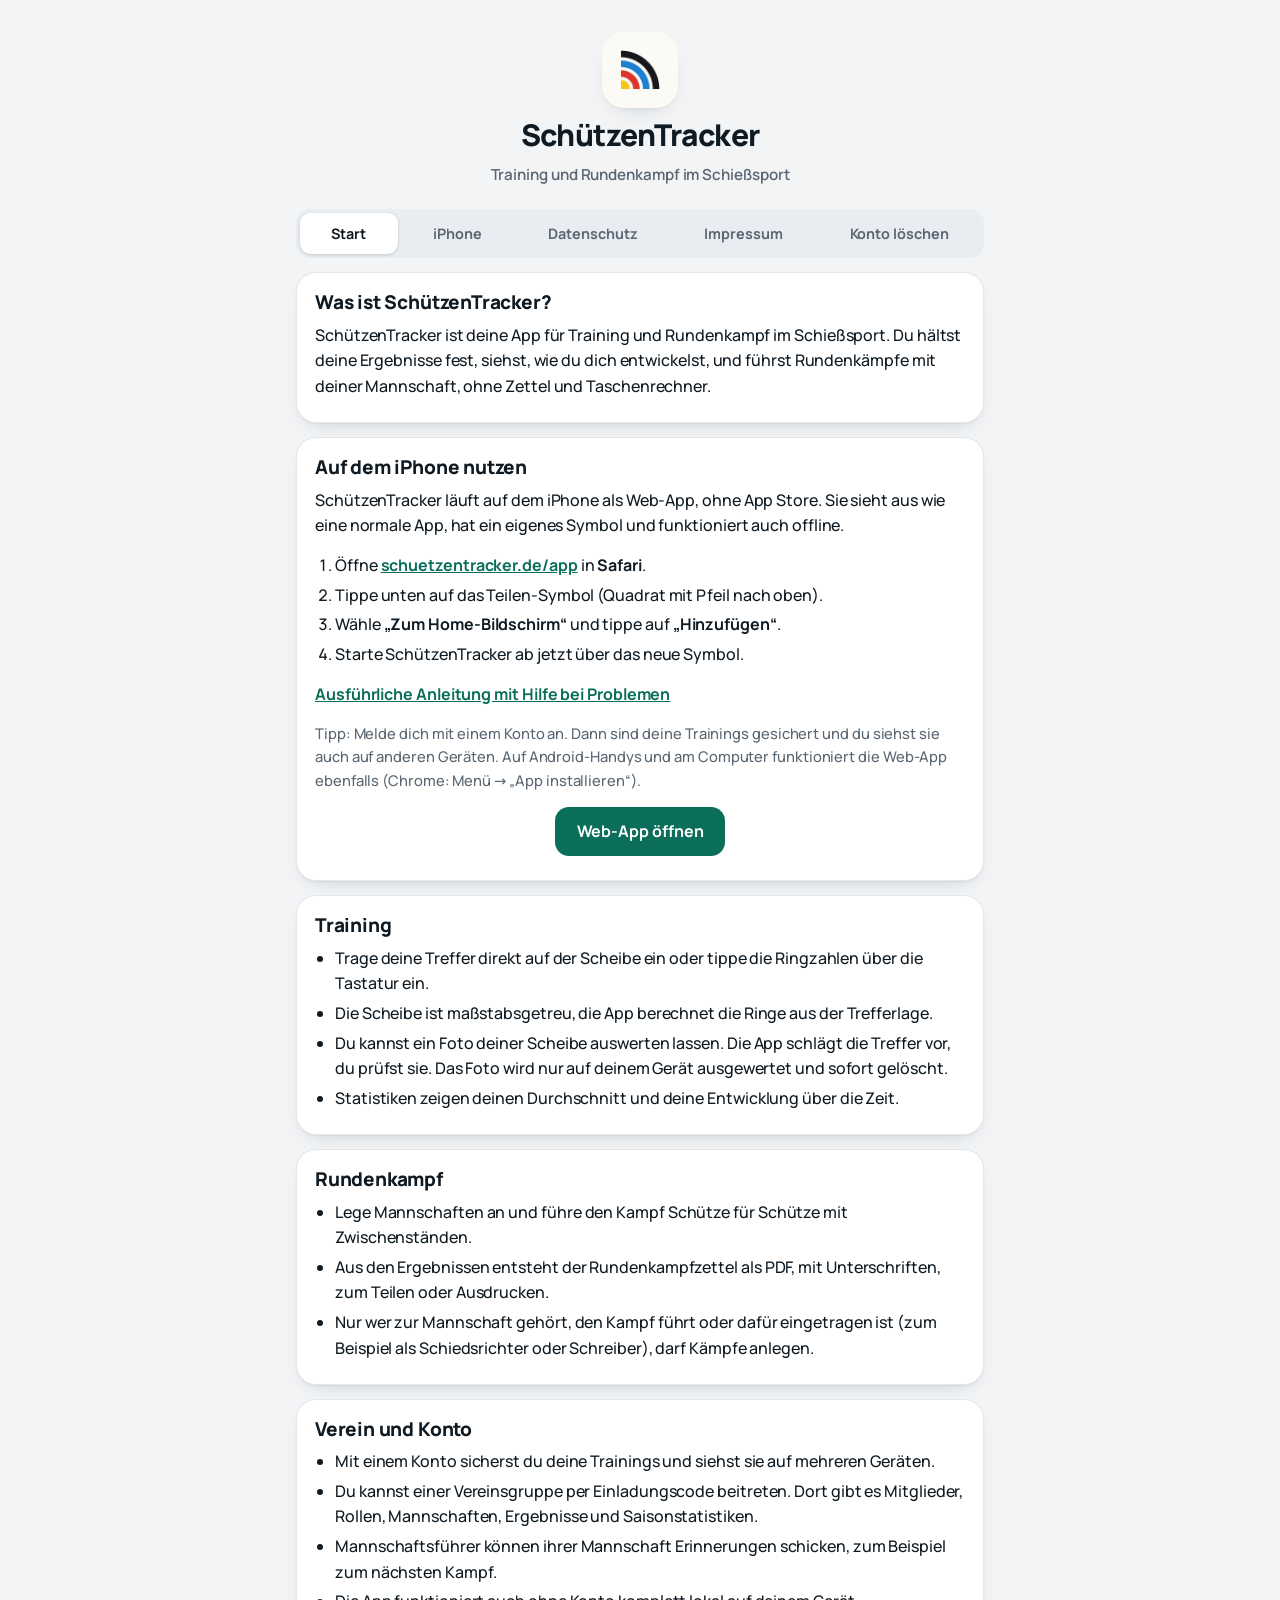
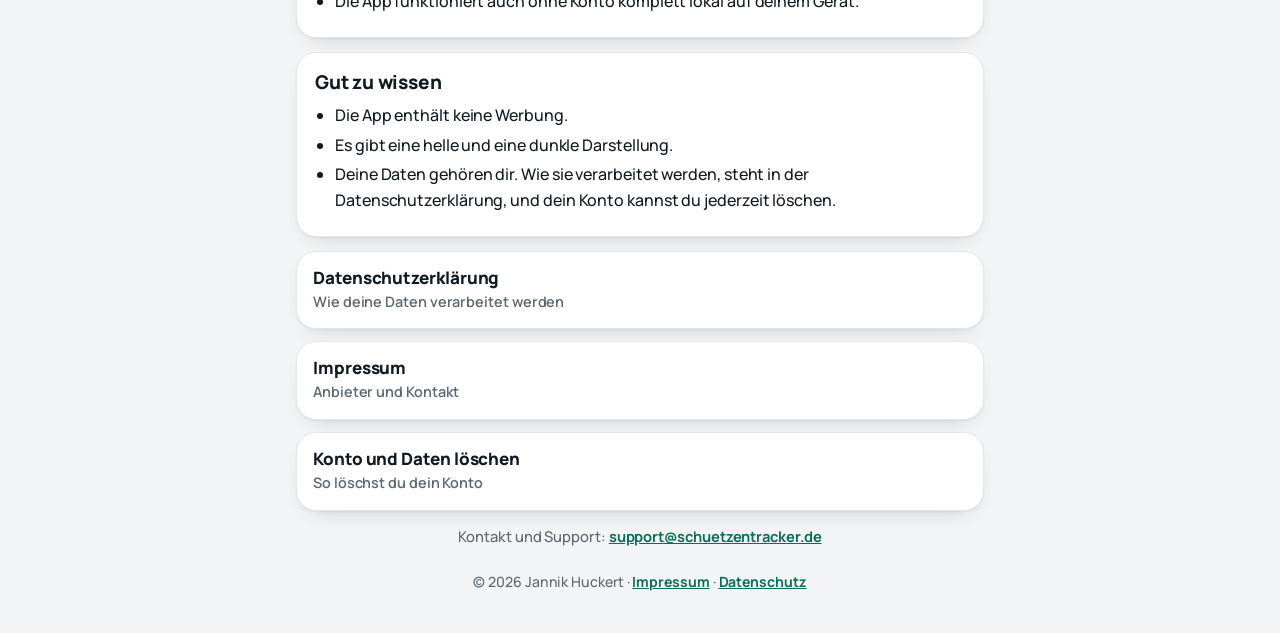
<file: index.html>
<!doctype html>
<html lang="de"><head><meta charset="utf-8"><meta name="viewport" content="width=device-width,initial-scale=1">
<title>Start – SchützenTracker</title><link rel="icon" href="logo.png"><link rel="stylesheet" href="style.css">
</head><body><main>
<header class="brand"><img class="logo" src="logo.png" alt="" width="76" height="76"><h1>SchützenTracker</h1><p>Training und Rundenkampf im Schießsport</p></header>
<nav aria-label="Seiten"><a href="./" class="on" aria-current="page">Start</a><a href="iphone">iPhone</a><a href="datenschutz">Datenschutz</a><a href="impressum">Impressum</a><a href="konto-loeschen">Konto löschen</a></nav>

<section class="card"><h2>Was ist SchützenTracker?</h2><p>SchützenTracker ist deine App für Training und Rundenkampf im Schießsport. Du hältst deine Ergebnisse fest, siehst, wie du dich entwickelst, und führst Rundenkämpfe mit deiner Mannschaft, ohne Zettel und Taschenrechner.</p></section>
<section class="card" id="iphone"><h2>Auf dem iPhone nutzen</h2><p>SchützenTracker läuft auf dem iPhone als Web-App, ohne App Store. Sie sieht aus wie eine normale App, hat ein eigenes Symbol und funktioniert auch offline.</p>
<ol>
<li>Öffne <a href="app/">schuetzentracker.de/app</a> in <b>Safari</b>.</li>
<li>Tippe unten auf das Teilen-Symbol (Quadrat mit Pfeil nach oben).</li>
<li>Wähle <b>„Zum Home-Bildschirm“</b> und tippe auf <b>„Hinzufügen“</b>.</li>
<li>Starte SchützenTracker ab jetzt über das neue Symbol.</li>
</ol>
<p><a href="iphone">Ausführliche Anleitung mit Hilfe bei Problemen</a></p>
<p class="muted">Tipp: Melde dich mit einem Konto an. Dann sind deine Trainings gesichert und du siehst sie auch auf anderen Geräten. Auf Android-Handys und am Computer funktioniert die Web-App ebenfalls (Chrome: Menü → „App installieren“).</p>
<p style="text-align:center;margin:14px 0 16px"><a href="app/" style="display:inline-block;background:var(--accent);color:var(--accent-ink);text-decoration:none;padding:12px 22px;border-radius:14px">Web-App öffnen</a></p></section>
<section class="card"><h2>Training</h2><ul>
<li>Trage deine Treffer direkt auf der Scheibe ein oder tippe die Ringzahlen über die Tastatur ein.</li>
<li>Die Scheibe ist maßstabsgetreu, die App berechnet die Ringe aus der Trefferlage.</li>
<li>Du kannst ein Foto deiner Scheibe auswerten lassen. Die App schlägt die Treffer vor, du prüfst sie. Das Foto wird nur auf deinem Gerät ausgewertet und sofort gelöscht.</li>
<li>Statistiken zeigen deinen Durchschnitt und deine Entwicklung über die Zeit.</li>
</ul></section>
<section class="card"><h2>Rundenkampf</h2><ul>
<li>Lege Mannschaften an und führe den Kampf Schütze für Schütze mit Zwischenständen.</li>
<li>Aus den Ergebnissen entsteht der Rundenkampfzettel als PDF, mit Unterschriften, zum Teilen oder Ausdrucken.</li>
<li>Nur wer zur Mannschaft gehört, den Kampf führt oder dafür eingetragen ist (zum Beispiel als Schiedsrichter oder Schreiber), darf Kämpfe anlegen.</li>
</ul></section>
<section class="card"><h2>Verein und Konto</h2><ul>
<li>Mit einem Konto sicherst du deine Trainings und siehst sie auf mehreren Geräten.</li>
<li>Du kannst einer Vereinsgruppe per Einladungscode beitreten. Dort gibt es Mitglieder, Rollen, Mannschaften, Ergebnisse und Saisonstatistiken.</li>
<li>Mannschaftsführer können ihrer Mannschaft Erinnerungen schicken, zum Beispiel zum nächsten Kampf.</li>
<li>Die App funktioniert auch ohne Konto komplett lokal auf deinem Gerät.</li>
</ul></section>
<section class="card"><h2>Gut zu wissen</h2><ul>
<li>Die App enthält keine Werbung.</li>
<li>Es gibt eine helle und eine dunkle Darstellung.</li>
<li>Deine Daten gehören dir. Wie sie verarbeitet werden, steht in der Datenschutzerklärung, und dein Konto kannst du jederzeit löschen.</li>
</ul></section>
<div class="list"><a href="datenschutz"><b>Datenschutzerklärung</b><span>Wie deine Daten verarbeitet werden</span></a><a href="impressum"><b>Impressum</b><span>Anbieter und Kontakt</span></a><a href="konto-loeschen"><b>Konto und Daten löschen</b><span>So löschst du dein Konto</span></a></div>
<p class="muted" style="text-align:center">Kontakt und Support: <a href="mailto:support@schuetzentracker.de">support@schuetzentracker.de</a></p>
<footer>© 2026 Jannik Huckert · <a href="impressum">Impressum</a> · <a href="datenschutz">Datenschutz</a></footer>
</main></body></html>
</file>
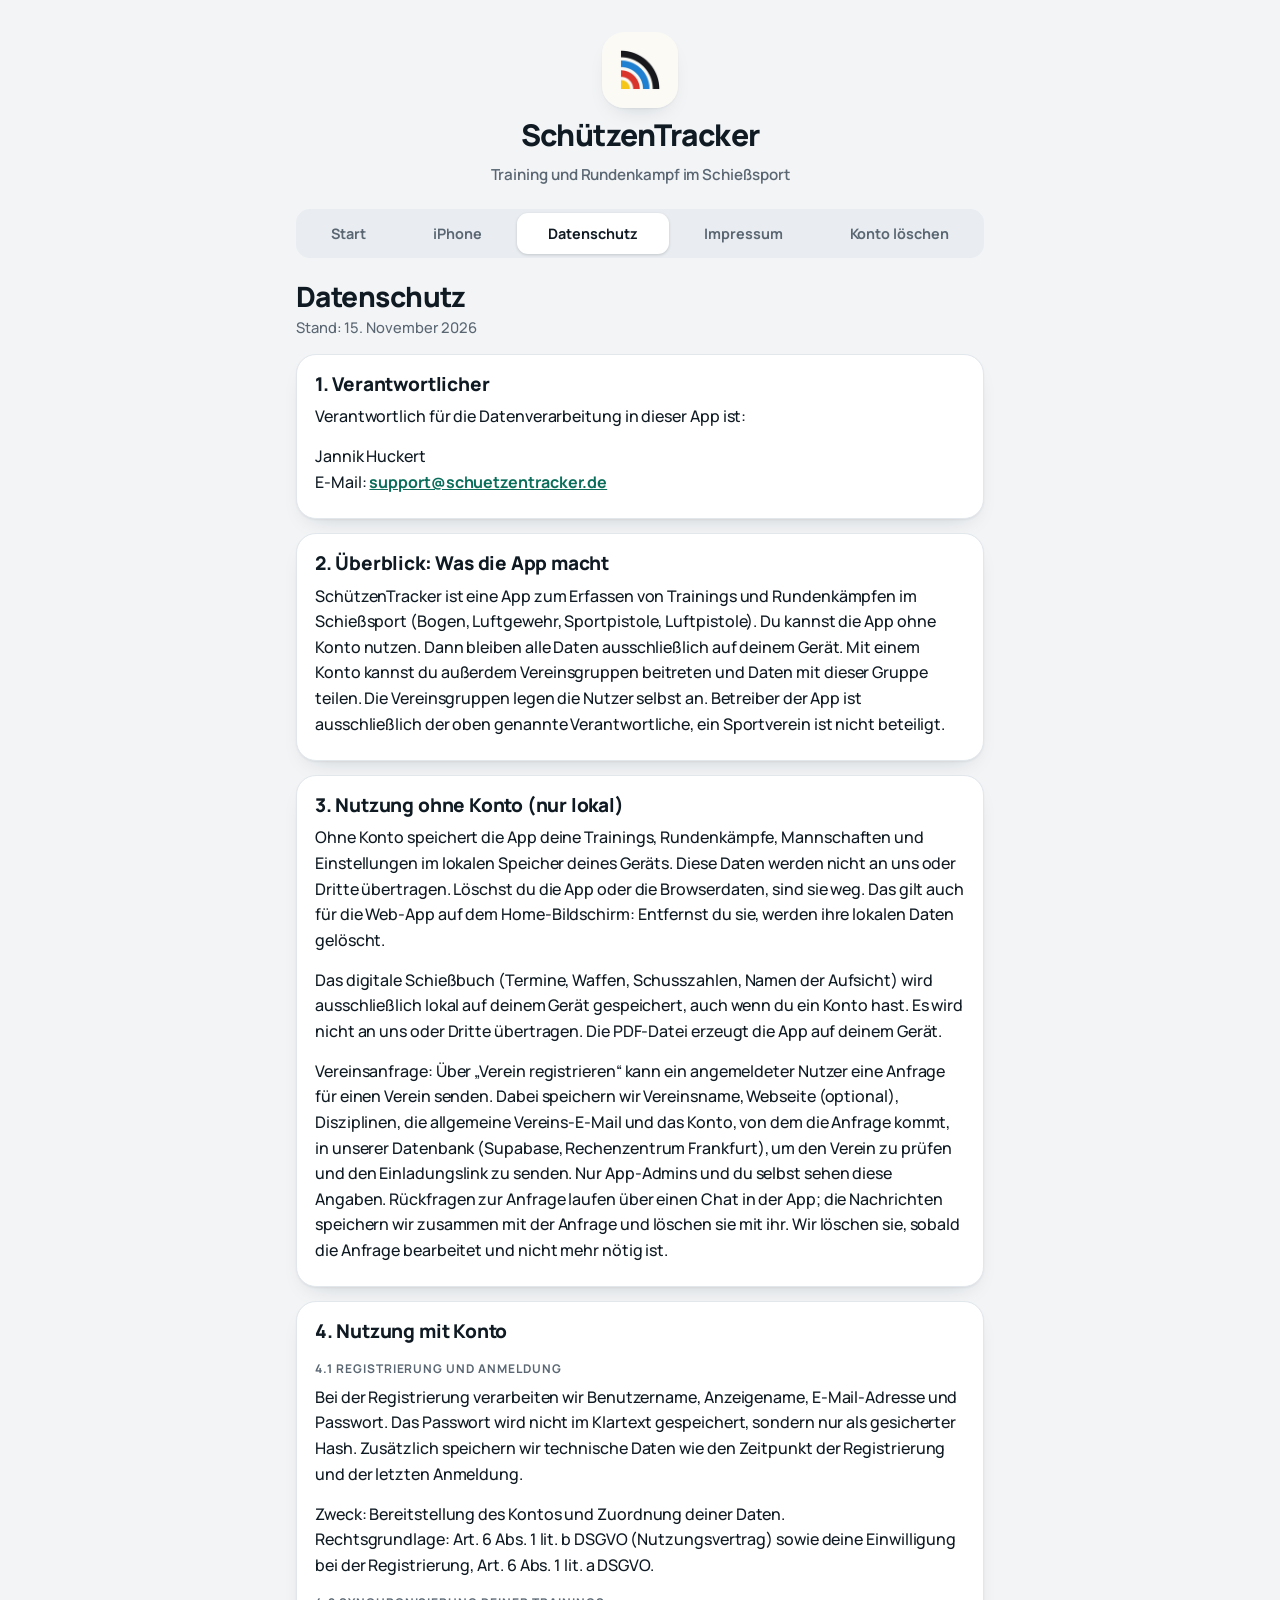
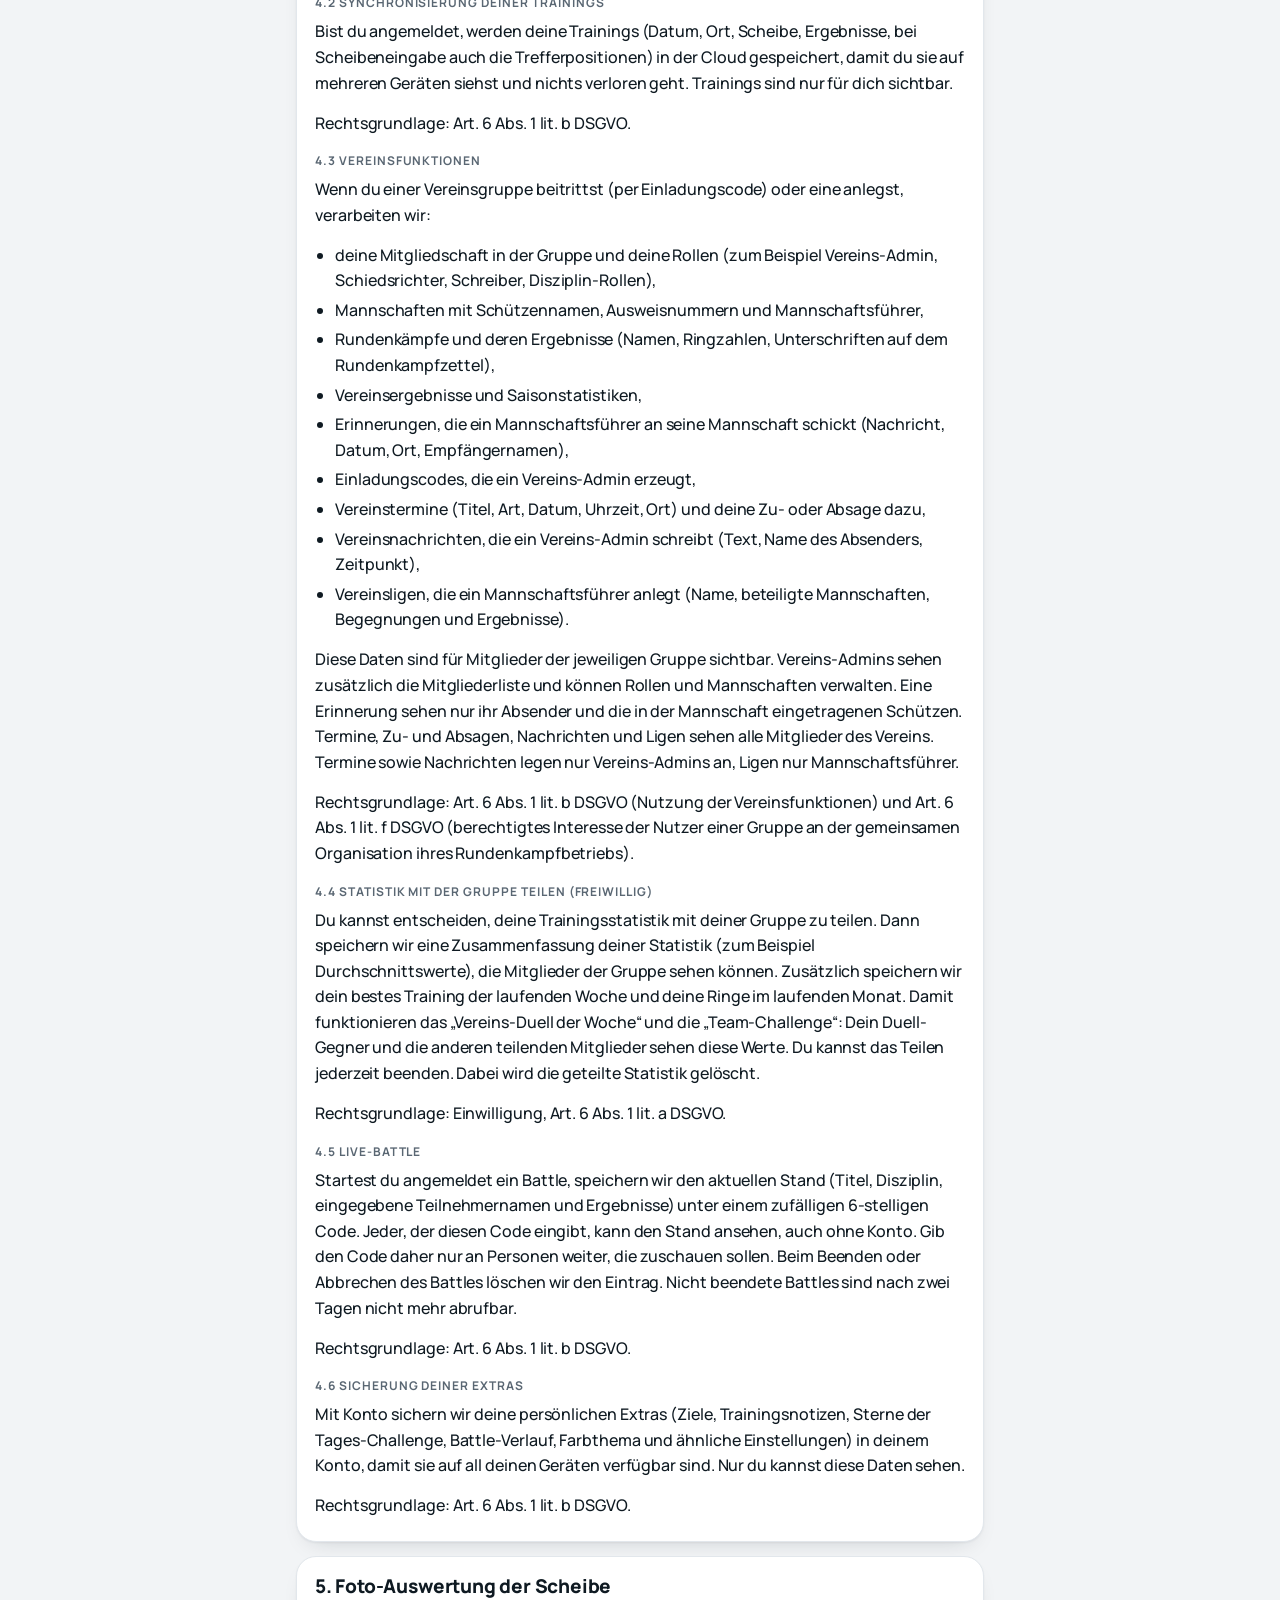
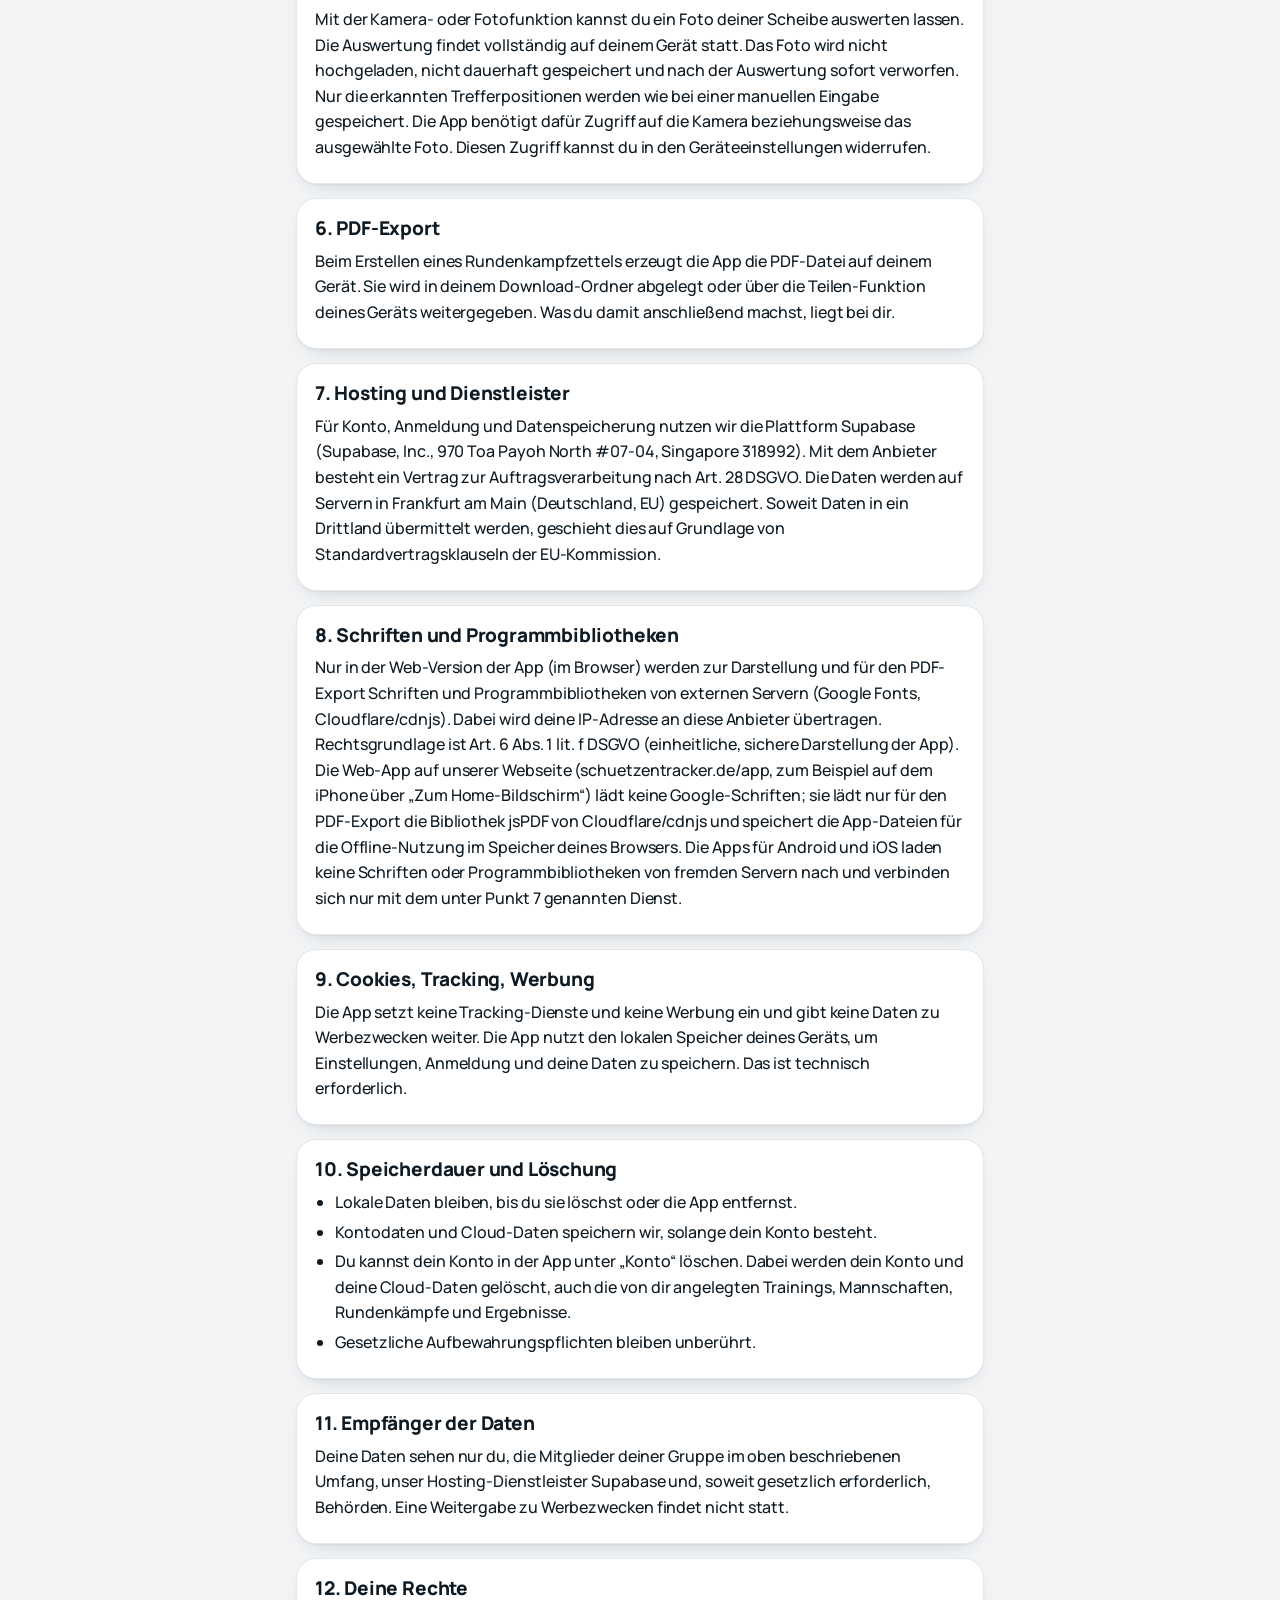
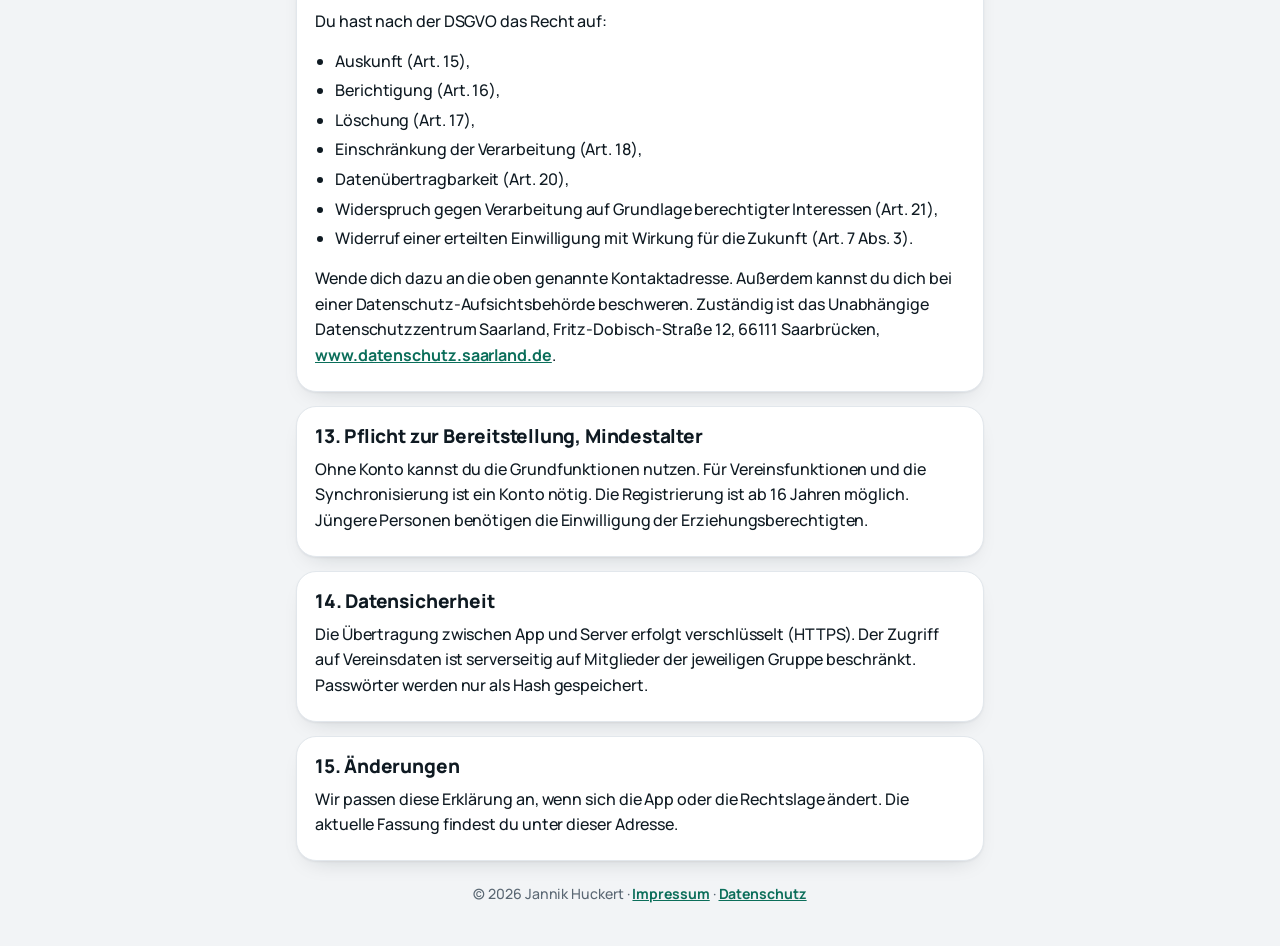
<file: datenschutz.html>
<!doctype html>
<html lang="de"><head><meta charset="utf-8"><meta name="viewport" content="width=device-width,initial-scale=1">
<title>Datenschutz – SchützenTracker</title><link rel="icon" href="logo.png"><link rel="stylesheet" href="style.css">
</head><body><main>
<header class="brand"><img class="logo" src="logo.png" alt="" width="76" height="76"><h1>SchützenTracker</h1><p>Training und Rundenkampf im Schießsport</p></header>
<nav aria-label="Seiten"><a href="./">Start</a><a href="iphone">iPhone</a><a href="datenschutz" class="on" aria-current="page">Datenschutz</a><a href="impressum">Impressum</a><a href="konto-loeschen">Konto löschen</a></nav>
<h2 class="pt">Datenschutz</h2><p class="sub">Stand: 15. November 2026</p>
<section class="card"><h2>1. Verantwortlicher</h2>
<p>Verantwortlich für die Datenverarbeitung in dieser App ist:</p>
<p>Jannik Huckert<br>E-Mail: <a href="mailto:support@schuetzentracker.de">support@schuetzentracker.de</a></p></section>
<section class="card"><h2>2. Überblick: Was die App macht</h2>
<p>SchützenTracker ist eine App zum Erfassen von Trainings und Rundenkämpfen im Schießsport (Bogen, Luftgewehr, Sportpistole, Luftpistole). Du kannst die App ohne Konto nutzen. Dann bleiben alle Daten ausschließlich auf deinem Gerät. Mit einem Konto kannst du außerdem Vereinsgruppen beitreten und Daten mit dieser Gruppe teilen. Die Vereinsgruppen legen die Nutzer selbst an. Betreiber der App ist ausschließlich der oben genannte Verantwortliche, ein Sportverein ist nicht beteiligt.</p></section>
<section class="card"><h2>3. Nutzung ohne Konto (nur lokal)</h2>
<p>Ohne Konto speichert die App deine Trainings, Rundenkämpfe, Mannschaften und Einstellungen im lokalen Speicher deines Geräts. Diese Daten werden nicht an uns oder Dritte übertragen. Löschst du die App oder die Browserdaten, sind sie weg. Das gilt auch für die Web-App auf dem Home-Bildschirm: Entfernst du sie, werden ihre lokalen Daten gelöscht.</p><p>Das digitale Schießbuch (Termine, Waffen, Schusszahlen, Namen der Aufsicht) wird ausschließlich lokal auf deinem Gerät gespeichert, auch wenn du ein Konto hast. Es wird nicht an uns oder Dritte übertragen. Die PDF-Datei erzeugt die App auf deinem Gerät.</p><p>Vereinsanfrage: Über „Verein registrieren“ kann ein angemeldeter Nutzer eine Anfrage für einen Verein senden. Dabei speichern wir Vereinsname, Webseite (optional), Disziplinen, die allgemeine Vereins-E-Mail und das Konto, von dem die Anfrage kommt, in unserer Datenbank (Supabase, Rechenzentrum Frankfurt), um den Verein zu prüfen und den Einladungslink zu senden. Nur App-Admins und du selbst sehen diese Angaben. Rückfragen zur Anfrage laufen über einen Chat in der App; die Nachrichten speichern wir zusammen mit der Anfrage und löschen sie mit ihr. Wir löschen sie, sobald die Anfrage bearbeitet und nicht mehr nötig ist.</p></section>
<section class="card"><h2>4. Nutzung mit Konto</h2>
<h3>4.1 Registrierung und Anmeldung</h3>
<p>Bei der Registrierung verarbeiten wir Benutzername, Anzeigename, E-Mail-Adresse und Passwort. Das Passwort wird nicht im Klartext gespeichert, sondern nur als gesicherter Hash. Zusätzlich speichern wir technische Daten wie den Zeitpunkt der Registrierung und der letzten Anmeldung.</p>
<p>Zweck: Bereitstellung des Kontos und Zuordnung deiner Daten.<br>Rechtsgrundlage: Art. 6 Abs. 1 lit. b DSGVO (Nutzungsvertrag) sowie deine Einwilligung bei der Registrierung, Art. 6 Abs. 1 lit. a DSGVO.</p>

<h3>4.2 Synchronisierung deiner Trainings</h3>
<p>Bist du angemeldet, werden deine Trainings (Datum, Ort, Scheibe, Ergebnisse, bei Scheibeneingabe auch die Trefferpositionen) in der Cloud gespeichert, damit du sie auf mehreren Geräten siehst und nichts verloren geht. Trainings sind nur für dich sichtbar.</p>
<p>Rechtsgrundlage: Art. 6 Abs. 1 lit. b DSGVO.</p>

<h3>4.3 Vereinsfunktionen</h3>
<p>Wenn du einer Vereinsgruppe beitrittst (per Einladungscode) oder eine anlegst, verarbeiten wir:</p>
<ul>
<li>deine Mitgliedschaft in der Gruppe und deine Rollen (zum Beispiel Vereins-Admin, Schiedsrichter, Schreiber, Disziplin-Rollen),</li>
<li>Mannschaften mit Schützennamen, Ausweisnummern und Mannschaftsführer,</li>
<li>Rundenkämpfe und deren Ergebnisse (Namen, Ringzahlen, Unterschriften auf dem Rundenkampfzettel),</li>
<li>Vereinsergebnisse und Saisonstatistiken,</li>
<li>Erinnerungen, die ein Mannschaftsführer an seine Mannschaft schickt (Nachricht, Datum, Ort, Empfängernamen),</li>
<li>Einladungscodes, die ein Vereins-Admin erzeugt,</li>
<li>Vereinstermine (Titel, Art, Datum, Uhrzeit, Ort) und deine Zu- oder Absage dazu,</li>
<li>Vereinsnachrichten, die ein Vereins-Admin schreibt (Text, Name des Absenders, Zeitpunkt),</li>
<li>Vereinsligen, die ein Mannschaftsführer anlegt (Name, beteiligte Mannschaften, Begegnungen und Ergebnisse).</li>
</ul>
<p>Diese Daten sind für Mitglieder der jeweiligen Gruppe sichtbar. Vereins-Admins sehen zusätzlich die Mitgliederliste und können Rollen und Mannschaften verwalten. Eine Erinnerung sehen nur ihr Absender und die in der Mannschaft eingetragenen Schützen. Termine, Zu- und Absagen, Nachrichten und Ligen sehen alle Mitglieder des Vereins. Termine sowie Nachrichten legen nur Vereins-Admins an, Ligen nur Mannschaftsführer.</p>
<p>Rechtsgrundlage: Art. 6 Abs. 1 lit. b DSGVO (Nutzung der Vereinsfunktionen) und Art. 6 Abs. 1 lit. f DSGVO (berechtigtes Interesse der Nutzer einer Gruppe an der gemeinsamen Organisation ihres Rundenkampfbetriebs).</p>

<h3>4.4 Statistik mit der Gruppe teilen (freiwillig)</h3>
<p>Du kannst entscheiden, deine Trainingsstatistik mit deiner Gruppe zu teilen. Dann speichern wir eine Zusammenfassung deiner Statistik (zum Beispiel Durchschnittswerte), die Mitglieder der Gruppe sehen können. Zusätzlich speichern wir dein bestes Training der laufenden Woche und deine Ringe im laufenden Monat. Damit funktionieren das „Vereins-Duell der Woche“ und die „Team-Challenge“: Dein Duell-Gegner und die anderen teilenden Mitglieder sehen diese Werte. Du kannst das Teilen jederzeit beenden. Dabei wird die geteilte Statistik gelöscht.</p>
<p>Rechtsgrundlage: Einwilligung, Art. 6 Abs. 1 lit. a DSGVO.</p>

<h3>4.5 Live-Battle</h3>
<p>Startest du angemeldet ein Battle, speichern wir den aktuellen Stand (Titel, Disziplin, eingegebene Teilnehmernamen und Ergebnisse) unter einem zufälligen 6-stelligen Code. Jeder, der diesen Code eingibt, kann den Stand ansehen, auch ohne Konto. Gib den Code daher nur an Personen weiter, die zuschauen sollen. Beim Beenden oder Abbrechen des Battles löschen wir den Eintrag. Nicht beendete Battles sind nach zwei Tagen nicht mehr abrufbar.</p>
<p>Rechtsgrundlage: Art. 6 Abs. 1 lit. b DSGVO.</p>

<h3>4.6 Sicherung deiner Extras</h3>
<p>Mit Konto sichern wir deine persönlichen Extras (Ziele, Trainingsnotizen, Sterne der Tages-Challenge, Battle-Verlauf, Farbthema und ähnliche Einstellungen) in deinem Konto, damit sie auf all deinen Geräten verfügbar sind. Nur du kannst diese Daten sehen.</p>
<p>Rechtsgrundlage: Art. 6 Abs. 1 lit. b DSGVO.</p></section>
<section class="card"><h2>5. Foto-Auswertung der Scheibe</h2>
<p>Mit der Kamera- oder Fotofunktion kannst du ein Foto deiner Scheibe auswerten lassen. Die Auswertung findet vollständig auf deinem Gerät statt. Das Foto wird nicht hochgeladen, nicht dauerhaft gespeichert und nach der Auswertung sofort verworfen. Nur die erkannten Trefferpositionen werden wie bei einer manuellen Eingabe gespeichert. Die App benötigt dafür Zugriff auf die Kamera beziehungsweise das ausgewählte Foto. Diesen Zugriff kannst du in den Geräteeinstellungen widerrufen.</p></section>
<section class="card"><h2>6. PDF-Export</h2>
<p>Beim Erstellen eines Rundenkampfzettels erzeugt die App die PDF-Datei auf deinem Gerät. Sie wird in deinem Download-Ordner abgelegt oder über die Teilen-Funktion deines Geräts weitergegeben. Was du damit anschließend machst, liegt bei dir.</p></section>
<section class="card"><h2>7. Hosting und Dienstleister</h2>
<p>Für Konto, Anmeldung und Datenspeicherung nutzen wir die Plattform Supabase (Supabase, Inc., 970 Toa Payoh North #07-04, Singapore 318992). Mit dem Anbieter besteht ein Vertrag zur Auftragsverarbeitung nach Art. 28 DSGVO. Die Daten werden auf Servern in Frankfurt am Main (Deutschland, EU) gespeichert. Soweit Daten in ein Drittland übermittelt werden, geschieht dies auf Grundlage von Standardvertragsklauseln der EU-Kommission.</p></section>
<section class="card"><h2>8. Schriften und Programmbibliotheken</h2>
<p>Nur in der Web-Version der App (im Browser) werden zur Darstellung und für den PDF-Export Schriften und Programmbibliotheken von externen Servern (Google Fonts, Cloudflare/cdnjs). Dabei wird deine IP-Adresse an diese Anbieter übertragen. Rechtsgrundlage ist Art. 6 Abs. 1 lit. f DSGVO (einheitliche, sichere Darstellung der App). Die Web-App auf unserer Webseite (schuetzentracker.de/app, zum Beispiel auf dem iPhone über „Zum Home-Bildschirm“) lädt keine Google-Schriften; sie lädt nur für den PDF-Export die Bibliothek jsPDF von Cloudflare/cdnjs und speichert die App-Dateien für die Offline-Nutzung im Speicher deines Browsers. Die Apps für Android und iOS laden keine Schriften oder Programmbibliotheken von fremden Servern nach und verbinden sich nur mit dem unter Punkt 7 genannten Dienst.</p></section>
<section class="card"><h2>9. Cookies, Tracking, Werbung</h2>
<p>Die App setzt keine Tracking-Dienste und keine Werbung ein und gibt keine Daten zu Werbezwecken weiter. Die App nutzt den lokalen Speicher deines Geräts, um Einstellungen, Anmeldung und deine Daten zu speichern. Das ist technisch erforderlich.</p></section>
<section class="card"><h2>10. Speicherdauer und Löschung</h2>
<ul>
<li>Lokale Daten bleiben, bis du sie löschst oder die App entfernst.</li>
<li>Kontodaten und Cloud-Daten speichern wir, solange dein Konto besteht.</li>
<li>Du kannst dein Konto in der App unter „Konto“ löschen. Dabei werden dein Konto und deine Cloud-Daten gelöscht, auch die von dir angelegten Trainings, Mannschaften, Rundenkämpfe und Ergebnisse.</li>
<li>Gesetzliche Aufbewahrungspflichten bleiben unberührt.</li>
</ul></section>
<section class="card"><h2>11. Empfänger der Daten</h2>
<p>Deine Daten sehen nur du, die Mitglieder deiner Gruppe im oben beschriebenen Umfang, unser Hosting-Dienstleister Supabase und, soweit gesetzlich erforderlich, Behörden. Eine Weitergabe zu Werbezwecken findet nicht statt.</p></section>
<section class="card"><h2>12. Deine Rechte</h2>
<p>Du hast nach der DSGVO das Recht auf:</p>
<ul>
<li>Auskunft (Art. 15),</li><li>Berichtigung (Art. 16),</li><li>Löschung (Art. 17),</li><li>Einschränkung der Verarbeitung (Art. 18),</li><li>Datenübertragbarkeit (Art. 20),</li>
<li>Widerspruch gegen Verarbeitung auf Grundlage berechtigter Interessen (Art. 21),</li>
<li>Widerruf einer erteilten Einwilligung mit Wirkung für die Zukunft (Art. 7 Abs. 3).</li>
</ul>
<p>Wende dich dazu an die oben genannte Kontaktadresse. Außerdem kannst du dich bei einer Datenschutz-Aufsichtsbehörde beschweren. Zuständig ist das Unabhängige Datenschutzzentrum Saarland, Fritz-Dobisch-Straße 12, 66111 Saarbrücken, <a href="https://www.datenschutz.saarland.de">www.datenschutz.saarland.de</a>.</p></section>
<section class="card"><h2>13. Pflicht zur Bereitstellung, Mindestalter</h2>
<p>Ohne Konto kannst du die Grundfunktionen nutzen. Für Vereinsfunktionen und die Synchronisierung ist ein Konto nötig. Die Registrierung ist ab 16 Jahren möglich. Jüngere Personen benötigen die Einwilligung der Erziehungsberechtigten.</p></section>
<section class="card"><h2>14. Datensicherheit</h2>
<p>Die Übertragung zwischen App und Server erfolgt verschlüsselt (HTTPS). Der Zugriff auf Vereinsdaten ist serverseitig auf Mitglieder der jeweiligen Gruppe beschränkt. Passwörter werden nur als Hash gespeichert.</p></section>
<section class="card"><h2>15. Änderungen</h2>
<p>Wir passen diese Erklärung an, wenn sich die App oder die Rechtslage ändert. Die aktuelle Fassung findest du unter dieser Adresse.</p></section>

<footer>© 2026 Jannik Huckert · <a href="impressum">Impressum</a> · <a href="datenschutz">Datenschutz</a></footer>
</main></body></html>
</file>
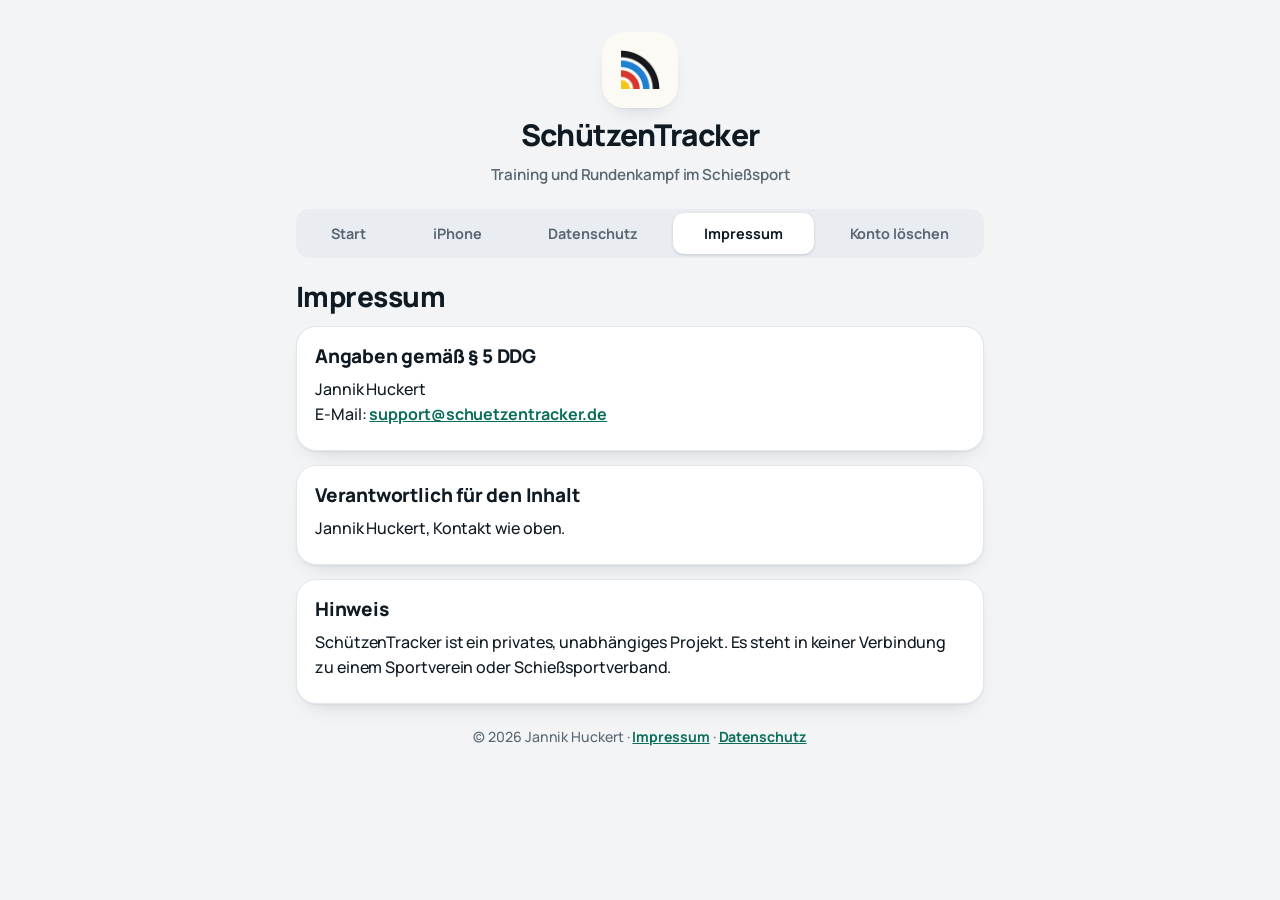
<file: impressum.html>
<!doctype html>
<html lang="de"><head><meta charset="utf-8"><meta name="viewport" content="width=device-width,initial-scale=1">
<title>Impressum – SchützenTracker</title><link rel="icon" href="logo.png"><link rel="stylesheet" href="style.css">
</head><body><main>
<header class="brand"><img class="logo" src="logo.png" alt="" width="76" height="76"><h1>SchützenTracker</h1><p>Training und Rundenkampf im Schießsport</p></header>
<nav aria-label="Seiten"><a href="./">Start</a><a href="iphone">iPhone</a><a href="datenschutz">Datenschutz</a><a href="impressum" class="on" aria-current="page">Impressum</a><a href="konto-loeschen">Konto löschen</a></nav>
<h2 class="pt">Impressum</h2>
<section class="card"><h2>Angaben gemäß § 5 DDG</h2>
<p>Jannik Huckert<br>E-Mail: <a href="mailto:support@schuetzentracker.de">support@schuetzentracker.de</a></p></section>
<section class="card"><h2>Verantwortlich für den Inhalt</h2>
<p>Jannik Huckert, Kontakt wie oben.</p></section>
<section class="card"><h2>Hinweis</h2>
<p>SchützenTracker ist ein privates, unabhängiges Projekt. Es steht in keiner Verbindung zu einem Sportverein oder Schießsportverband.</p></section>

<footer>© 2026 Jannik Huckert · <a href="impressum">Impressum</a> · <a href="datenschutz">Datenschutz</a></footer>
</main></body></html>
</file>
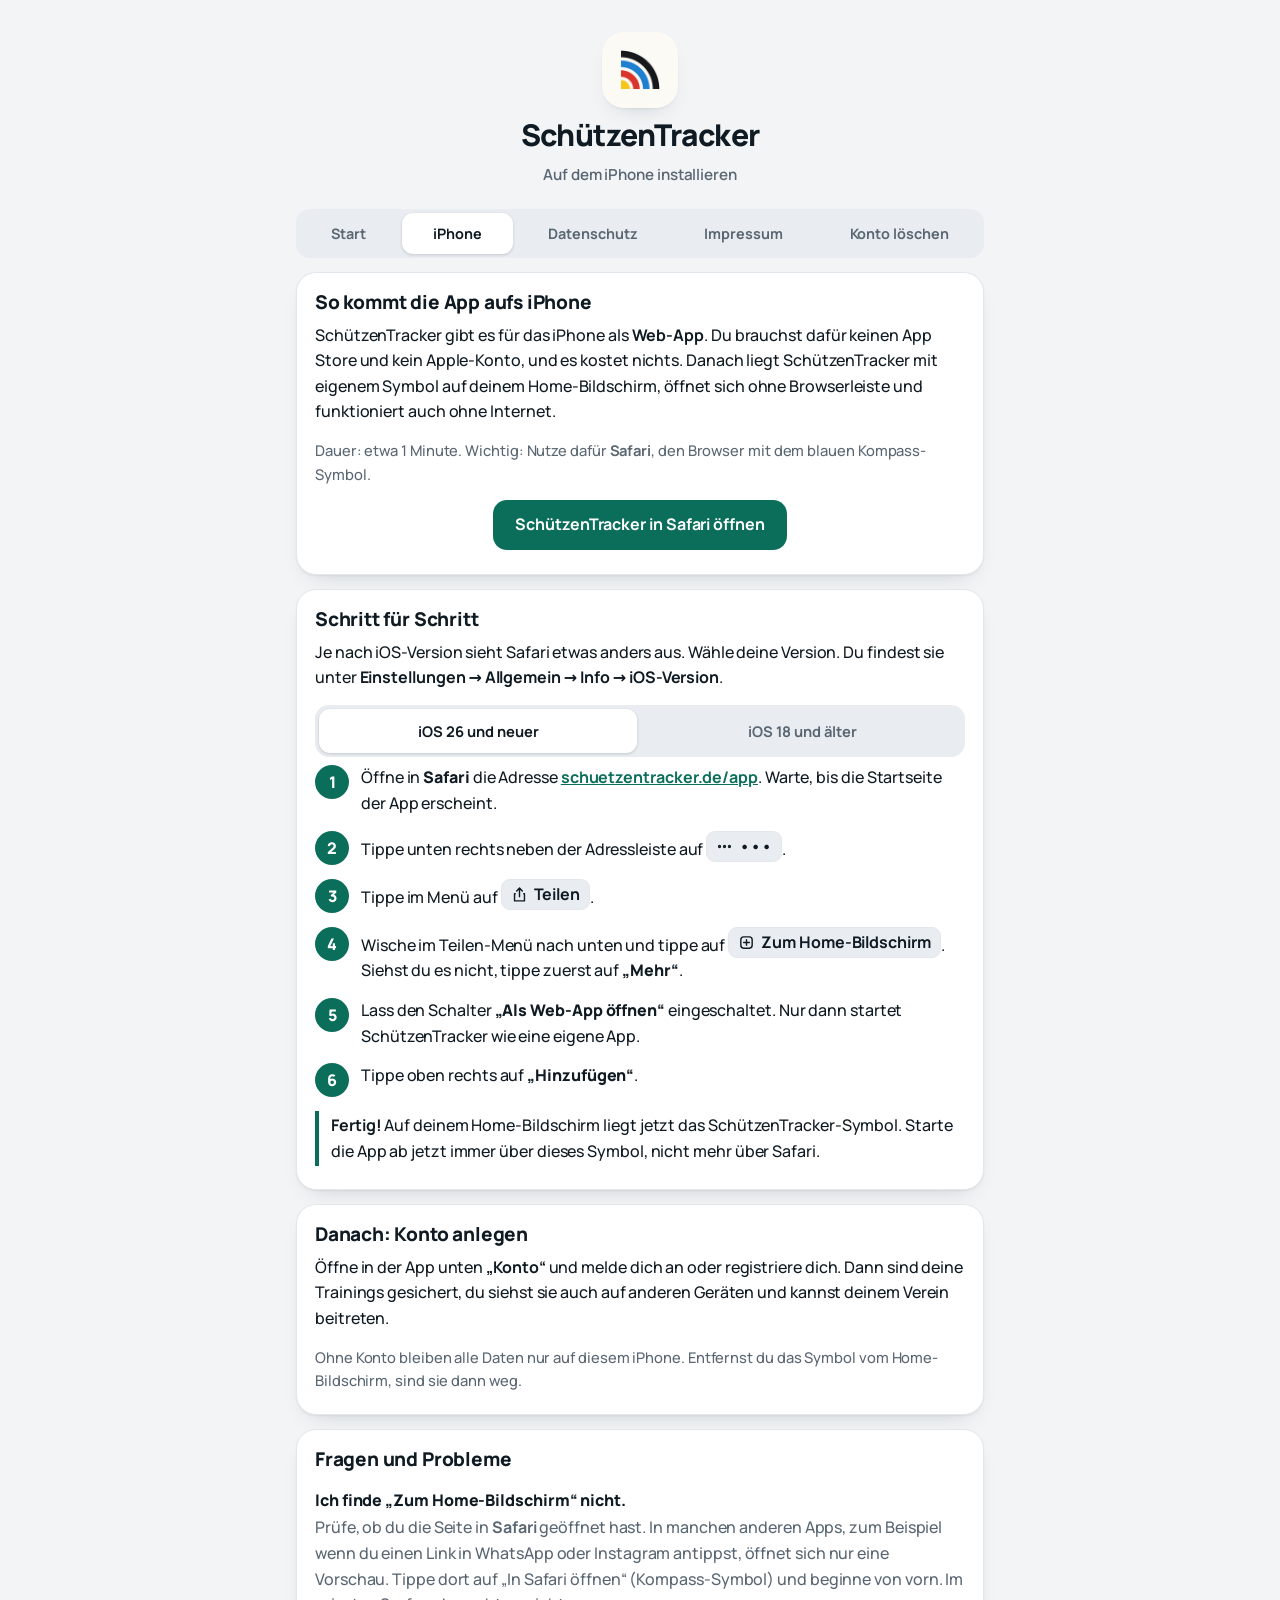
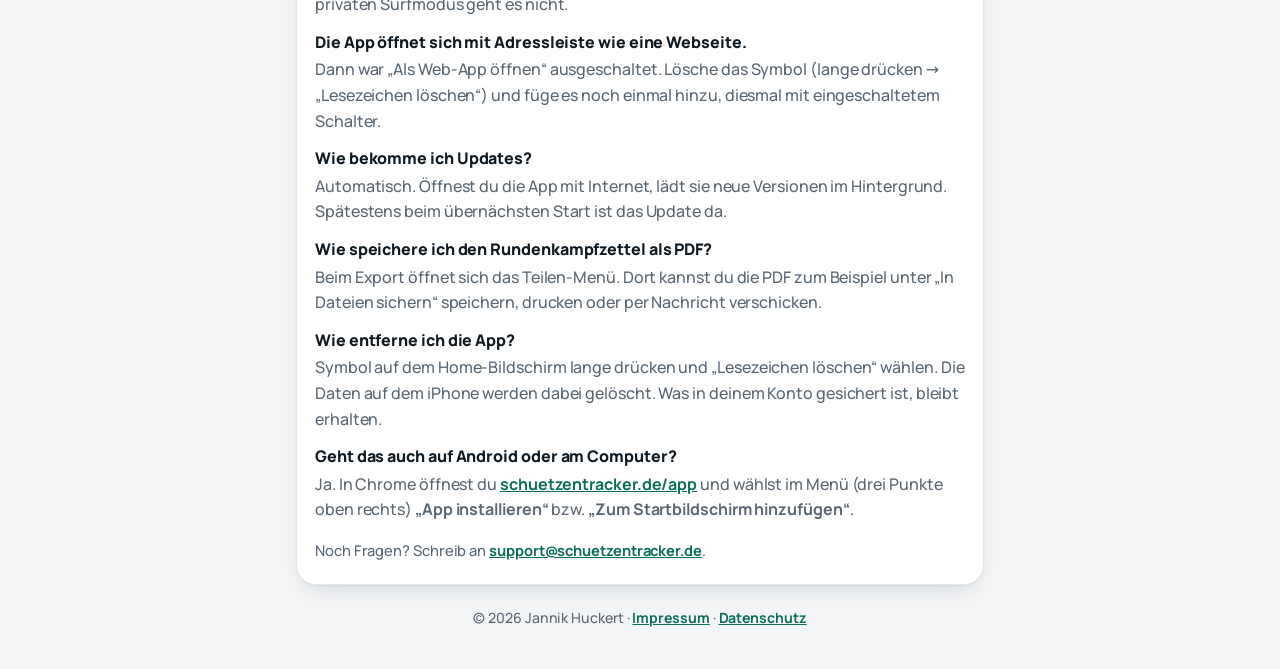
<file: iphone.html>
<!doctype html>
<html lang="de"><head><meta charset="utf-8"><meta name="viewport" content="width=device-width,initial-scale=1">
<title>Auf dem iPhone installieren – SchützenTracker</title><meta name="description" content="Schritt für Schritt: SchützenTracker über Safari auf den Home-Bildschirm des iPhones holen."><link rel="icon" href="logo.png"><link rel="stylesheet" href="style.css">
<style>
.steps{list-style:none;padding:0!important;margin:8px 0 10px!important;counter-reset:s}
.steps li{counter-increment:s;display:grid;grid-template-columns:34px 1fr;gap:12px;align-items:start;margin:0 0 14px!important}
.steps li::before{content:counter(s);display:grid;place-items:center;width:34px;height:34px;border-radius:50%;background:var(--accent);color:var(--accent-ink);font:800 16px var(--f)}
.steps b{font-weight:800}
.key{display:inline-flex;align-items:center;gap:6px;padding:2px 9px;border:1px solid var(--line);border-radius:9px;background:var(--surface-2);font-weight:700;white-space:nowrap;vertical-align:baseline}
.key svg{width:17px;height:17px;fill:none;stroke:currentColor;stroke-width:2;stroke-linecap:round;stroke-linejoin:round}
.tabs{display:grid;grid-template-columns:1fr 1fr;gap:6px;padding:4px;background:var(--surface-2);border-radius:14px;margin:14px 0 4px}
.tabs button{font:700 .92rem var(--f);border:0;border-radius:11px;padding:10px 8px;background:none;color:var(--ink-2);cursor:pointer;min-height:44px}
.tabs button[aria-selected=true]{background:var(--surface);color:var(--ink);box-shadow:0 1px 3px rgba(15,26,34,.18)}
.pane[hidden]{display:none}
.go{display:inline-block;background:var(--accent);color:var(--accent-ink)!important;text-decoration:none;padding:12px 22px;border-radius:14px}
.ok{border-left:4px solid var(--accent);padding:2px 0 2px 12px;margin:10px 0}
dt{font-weight:800;margin-top:12px}dd{margin:2px 0 6px;color:var(--ink-2)}
</style>
</head><body><main>
<header class="brand"><img class="logo" src="logo.png" alt="" width="76" height="76"><h1>SchützenTracker</h1><p>Auf dem iPhone installieren</p></header>
<nav aria-label="Seiten"><a href="./">Start</a><a href="iphone" class="on" aria-current="page">iPhone</a><a href="datenschutz">Datenschutz</a><a href="impressum">Impressum</a><a href="konto-loeschen">Konto löschen</a></nav>

<section class="card"><h2>So kommt die App aufs iPhone</h2>
<p>SchützenTracker gibt es für das iPhone als <b>Web-App</b>. Du brauchst dafür keinen App Store und kein Apple-Konto, und es kostet nichts. Danach liegt SchützenTracker mit eigenem Symbol auf deinem Home-Bildschirm, öffnet sich ohne Browserleiste und funktioniert auch ohne Internet.</p>
<p class="muted">Dauer: etwa 1 Minute. Wichtig: Nutze dafür <b>Safari</b>, den Browser mit dem blauen Kompass-Symbol.</p>
<p style="text-align:center;margin:14px 0 16px"><a class="go" href="app/">SchützenTracker in Safari öffnen</a></p></section>

<section class="card"><h2>Schritt für Schritt</h2>
<p>Je nach iOS-Version sieht Safari etwas anders aus. Wähle deine Version. Du findest sie unter <b>Einstellungen → Allgemein → Info → iOS-Version</b>.</p>
<div class="tabs" role="tablist" aria-label="iOS-Version">
<button role="tab" id="t26" aria-controls="p26" aria-selected="true">iOS 26 und neuer</button>
<button role="tab" id="t18" aria-controls="p18" aria-selected="false" tabindex="-1">iOS 18 und älter</button>
</div>

<div class="pane" id="p26" role="tabpanel" aria-labelledby="t26">
<ol class="steps">
<li><span>Öffne in <b>Safari</b> die Adresse <a href="app/">schuetzentracker.de/app</a>. Warte, bis die Startseite der App erscheint.</span></li>
<li><span>Tippe unten rechts neben der Adressleiste auf <span class="key" aria-label="Drei Punkte"><svg viewBox="0 0 24 24" aria-hidden="true"><circle cx="5" cy="12" r="1.3"/><circle cx="12" cy="12" r="1.3"/><circle cx="19" cy="12" r="1.3"/></svg>•••</span>.</span></li>
<li><span>Tippe im Menü auf <span class="key"><svg viewBox="0 0 24 24" aria-hidden="true"><path d="M12 3v12M8 7l4-4 4 4"/><path d="M6 11H5v10h14V11h-1"/></svg>Teilen</span>.</span></li>
<li><span>Wische im Teilen-Menü nach unten und tippe auf <span class="key"><svg viewBox="0 0 24 24" aria-hidden="true"><rect x="4" y="4" width="16" height="16" rx="4"/><path d="M12 8v8M8 12h8"/></svg>Zum Home-Bildschirm</span>. Siehst du es nicht, tippe zuerst auf <b>„Mehr“</b>.</span></li>
<li><span>Lass den Schalter <b>„Als Web-App öffnen“</b> eingeschaltet. Nur dann startet SchützenTracker wie eine eigene App.</span></li>
<li><span>Tippe oben rechts auf <b>„Hinzufügen“</b>.</span></li>
</ol>
</div>

<div class="pane" id="p18" role="tabpanel" aria-labelledby="t18" hidden>
<ol class="steps">
<li><span>Öffne in <b>Safari</b> die Adresse <a href="app/">schuetzentracker.de/app</a>. Warte, bis die Startseite der App erscheint.</span></li>
<li><span>Tippe unten in der Mitte auf das Teilen-Symbol <span class="key" aria-label="Teilen"><svg viewBox="0 0 24 24" aria-hidden="true"><path d="M12 3v12M8 7l4-4 4 4"/><path d="M6 11H5v10h14V11h-1"/></svg></span> (Quadrat mit Pfeil nach oben). Siehst du keine Leiste, tippe einmal kurz unten auf den Bildschirm.</span></li>
<li><span>Wische im Teilen-Menü nach unten und tippe auf <span class="key"><svg viewBox="0 0 24 24" aria-hidden="true"><rect x="4" y="4" width="16" height="16" rx="4"/><path d="M12 8v8M8 12h8"/></svg>Zum Home-Bildschirm</span>.</span></li>
<li><span>Tippe oben rechts auf <b>„Hinzufügen“</b>.</span></li>
</ol>
</div>
<p class="ok"><b>Fertig!</b> Auf deinem Home-Bildschirm liegt jetzt das SchützenTracker-Symbol. Starte die App ab jetzt immer über dieses Symbol, nicht mehr über Safari.</p>
</section>

<section class="card"><h2>Danach: Konto anlegen</h2>
<p>Öffne in der App unten <b>„Konto“</b> und melde dich an oder registriere dich. Dann sind deine Trainings gesichert, du siehst sie auch auf anderen Geräten und kannst deinem Verein beitreten.</p>
<p class="muted">Ohne Konto bleiben alle Daten nur auf diesem iPhone. Entfernst du das Symbol vom Home-Bildschirm, sind sie dann weg.</p></section>

<section class="card"><h2>Fragen und Probleme</h2>
<dl>
<dt>Ich finde „Zum Home-Bildschirm“ nicht.</dt>
<dd>Prüfe, ob du die Seite in <b>Safari</b> geöffnet hast. In manchen anderen Apps, zum Beispiel wenn du einen Link in WhatsApp oder Instagram antippst, öffnet sich nur eine Vorschau. Tippe dort auf „In Safari öffnen“ (Kompass-Symbol) und beginne von vorn. Im privaten Surfmodus geht es nicht.</dd>
<dt>Die App öffnet sich mit Adressleiste wie eine Webseite.</dt>
<dd>Dann war „Als Web-App öffnen“ ausgeschaltet. Lösche das Symbol (lange drücken → „Lesezeichen löschen“) und füge es noch einmal hinzu, diesmal mit eingeschaltetem Schalter.</dd>
<dt>Wie bekomme ich Updates?</dt>
<dd>Automatisch. Öffnest du die App mit Internet, lädt sie neue Versionen im Hintergrund. Spätestens beim übernächsten Start ist das Update da.</dd>
<dt>Wie speichere ich den Rundenkampfzettel als PDF?</dt>
<dd>Beim Export öffnet sich das Teilen-Menü. Dort kannst du die PDF zum Beispiel unter „In Dateien sichern“ speichern, drucken oder per Nachricht verschicken.</dd>
<dt>Wie entferne ich die App?</dt>
<dd>Symbol auf dem Home-Bildschirm lange drücken und „Lesezeichen löschen“ wählen. Die Daten auf dem iPhone werden dabei gelöscht. Was in deinem Konto gesichert ist, bleibt erhalten.</dd>
<dt>Geht das auch auf Android oder am Computer?</dt>
<dd>Ja. In Chrome öffnest du <a href="app/">schuetzentracker.de/app</a> und wählst im Menü (drei Punkte oben rechts) <b>„App installieren“</b> bzw. <b>„Zum Startbildschirm hinzufügen“</b>.</dd>
</dl>
<p class="muted">Noch Fragen? Schreib an <a href="mailto:support@schuetzentracker.de">support@schuetzentracker.de</a>.</p></section>

<footer>© 2026 Jannik Huckert · <a href="impressum">Impressum</a> · <a href="datenschutz">Datenschutz</a></footer>
</main>
<script>
(function () {
  var tabs = [].slice.call(document.querySelectorAll('[role=tab]'));
  function pick(t) { tabs.forEach(function (x) { var on = x === t; x.setAttribute('aria-selected', on); x.tabIndex = on ? 0 : -1; document.getElementById(x.getAttribute('aria-controls')).hidden = !on; }); }
  tabs.forEach(function (t, i) {
    t.addEventListener('click', function () { pick(t); });
    t.addEventListener('keydown', function (e) { if (e.key === 'ArrowRight' || e.key === 'ArrowLeft') { var n = tabs[(i + (e.key === 'ArrowRight' ? 1 : tabs.length - 1)) % tabs.length]; pick(n); n.focus(); } });
  });
  /* Ab iOS 26 meldet Safari die iOS-Version nicht mehr genau, daher über die Safari-Version (Version/26) prüfen */
  var m = /iPhone|iPad/.test(navigator.userAgent) && navigator.userAgent.match(/Version\/(\d+)/);
  if (m && +m[1] < 26) pick(tabs[1]);
})();
</script>
</body></html>
</file>
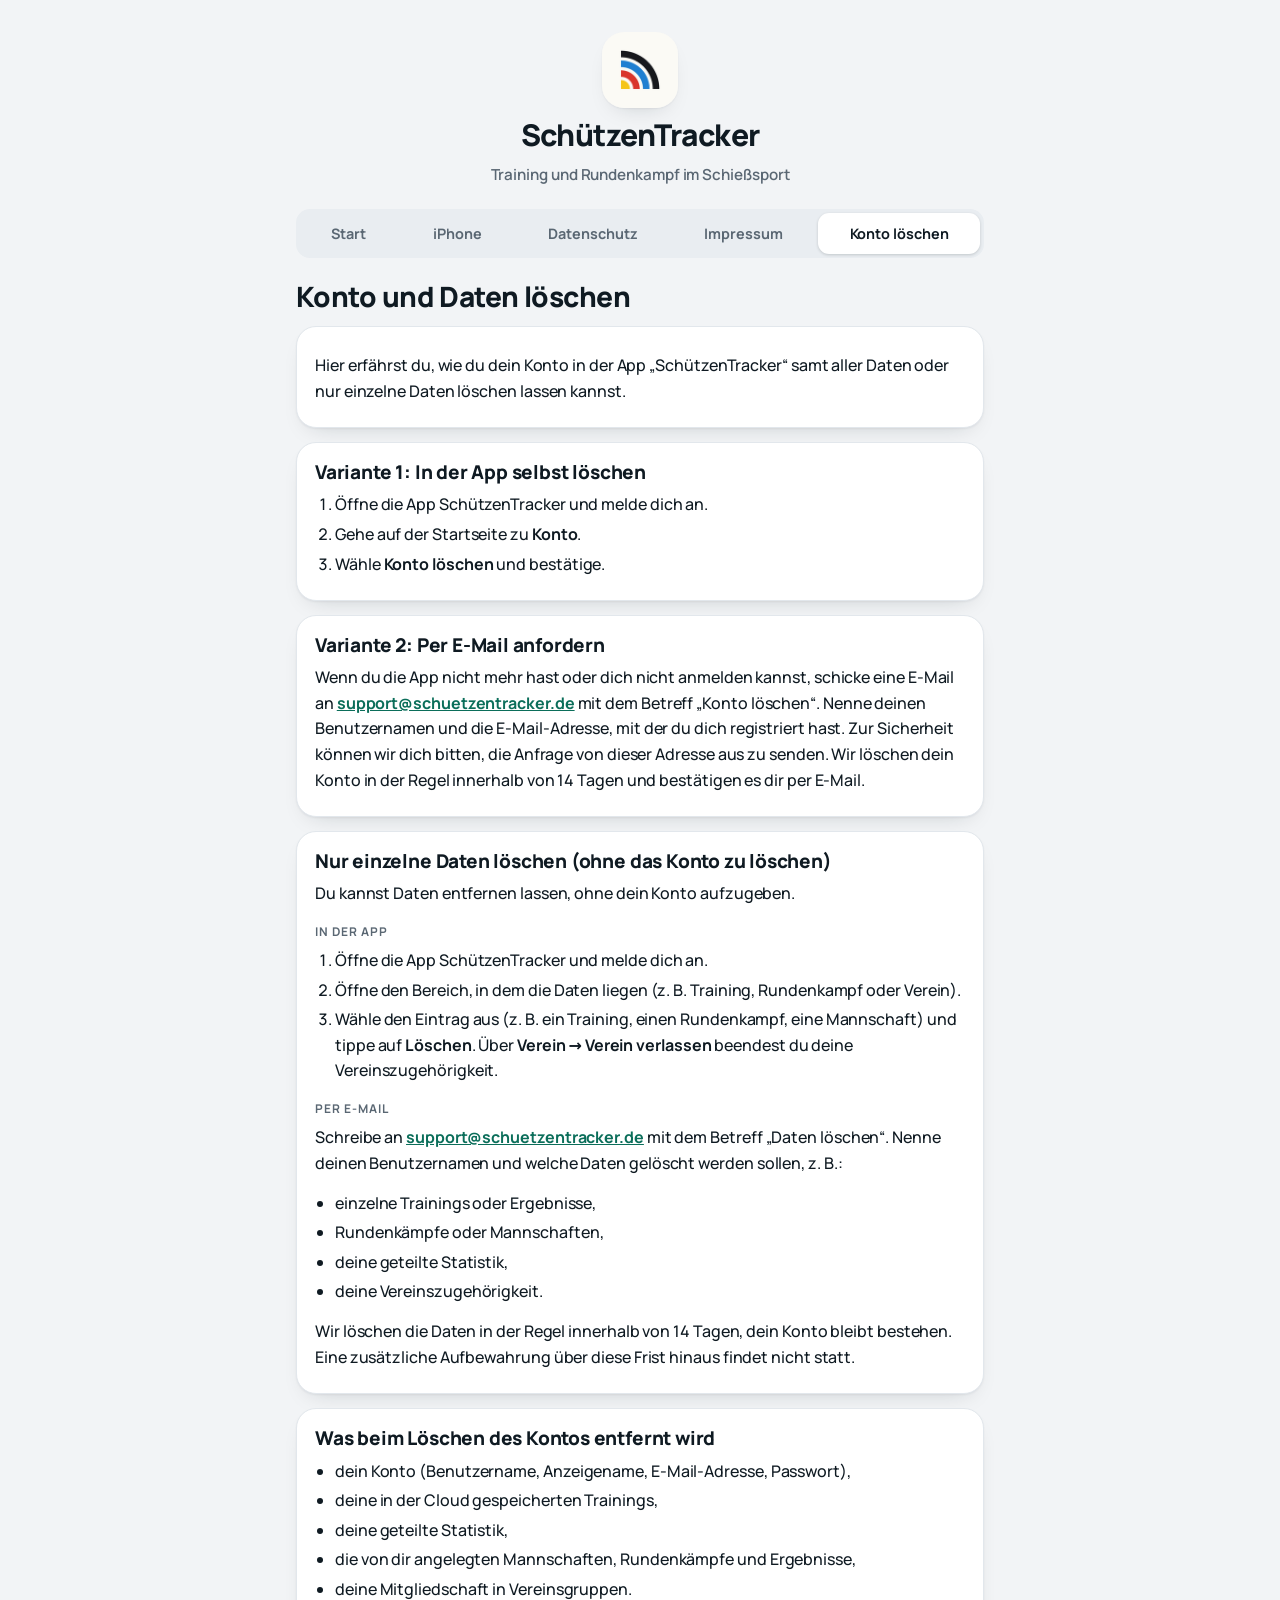
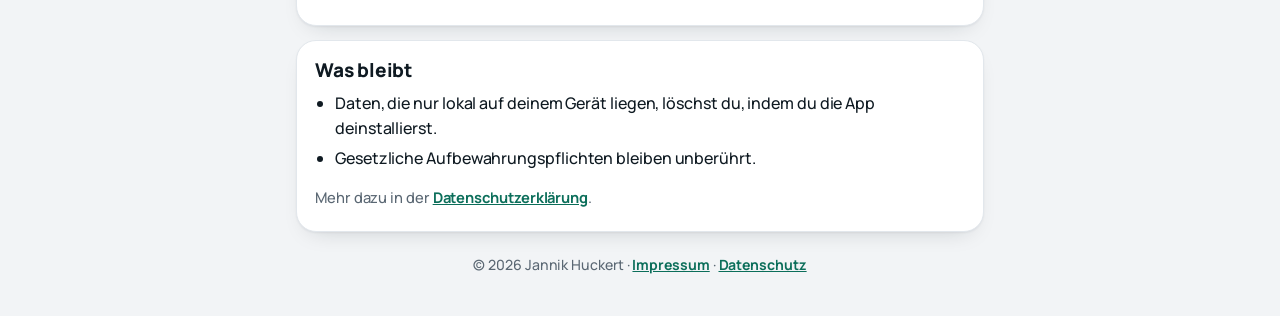
<file: konto-loeschen.html>
<!doctype html>
<html lang="de"><head><meta charset="utf-8"><meta name="viewport" content="width=device-width,initial-scale=1">
<title>Konto und Daten löschen – SchützenTracker</title><link rel="icon" href="logo.png"><link rel="stylesheet" href="style.css">
</head><body><main>
<header class="brand"><img class="logo" src="logo.png" alt="" width="76" height="76"><h1>SchützenTracker</h1><p>Training und Rundenkampf im Schießsport</p></header>
<nav aria-label="Seiten"><a href="./">Start</a><a href="iphone">iPhone</a><a href="datenschutz">Datenschutz</a><a href="impressum">Impressum</a><a href="konto-loeschen" class="on" aria-current="page">Konto löschen</a></nav>
<h2 class="pt">Konto und Daten löschen</h2>
<section class="card"><p>Hier erfährst du, wie du dein Konto in der App „SchützenTracker“ samt aller Daten oder nur einzelne Daten löschen lassen kannst.</p></section>
<section class="card"><h2>Variante 1: In der App selbst löschen</h2>
<ol>
<li>Öffne die App SchützenTracker und melde dich an.</li>
<li>Gehe auf der Startseite zu <strong>Konto</strong>.</li>
<li>Wähle <strong>Konto löschen</strong> und bestätige.</li>
</ol></section>
<section class="card"><h2>Variante 2: Per E-Mail anfordern</h2>
<p>Wenn du die App nicht mehr hast oder dich nicht anmelden kannst, schicke eine E-Mail an <a href="mailto:support@schuetzentracker.de?subject=Konto%20l%C3%B6schen">support@schuetzentracker.de</a> mit dem Betreff „Konto löschen“. Nenne deinen Benutzernamen und die E-Mail-Adresse, mit der du dich registriert hast. Zur Sicherheit können wir dich bitten, die Anfrage von dieser Adresse aus zu senden. Wir löschen dein Konto in der Regel innerhalb von 14 Tagen und bestätigen es dir per E-Mail.</p></section>
<section class="card"><h2>Nur einzelne Daten löschen (ohne das Konto zu löschen)</h2>
<p>Du kannst Daten entfernen lassen, ohne dein Konto aufzugeben.</p>
<h3>In der App</h3>
<ol>
<li>Öffne die App SchützenTracker und melde dich an.</li>
<li>Öffne den Bereich, in dem die Daten liegen (z. B. Training, Rundenkampf oder Verein).</li>
<li>Wähle den Eintrag aus (z. B. ein Training, einen Rundenkampf, eine Mannschaft) und tippe auf <strong>Löschen</strong>. Über <strong>Verein → Verein verlassen</strong> beendest du deine Vereinszugehörigkeit.</li>
</ol>
<h3>Per E-Mail</h3>
<p>Schreibe an <a href="mailto:support@schuetzentracker.de?subject=Daten%20l%C3%B6schen">support@schuetzentracker.de</a> mit dem Betreff „Daten löschen“. Nenne deinen Benutzernamen und welche Daten gelöscht werden sollen, z. B.:</p>
<ul>
<li>einzelne Trainings oder Ergebnisse,</li>
<li>Rundenkämpfe oder Mannschaften,</li>
<li>deine geteilte Statistik,</li>
<li>deine Vereinszugehörigkeit.</li>
</ul>
<p>Wir löschen die Daten in der Regel innerhalb von 14 Tagen, dein Konto bleibt bestehen. Eine zusätzliche Aufbewahrung über diese Frist hinaus findet nicht statt.</p></section>
<section class="card"><h2>Was beim Löschen des Kontos entfernt wird</h2>
<ul>
<li>dein Konto (Benutzername, Anzeigename, E-Mail-Adresse, Passwort),</li>
<li>deine in der Cloud gespeicherten Trainings,</li>
<li>deine geteilte Statistik,</li>
<li>die von dir angelegten Mannschaften, Rundenkämpfe und Ergebnisse,</li>
<li>deine Mitgliedschaft in Vereinsgruppen.</li>
</ul></section>
<section class="card"><h2>Was bleibt</h2>
<ul>
<li>Daten, die nur lokal auf deinem Gerät liegen, löschst du, indem du die App deinstallierst.</li>
<li>Gesetzliche Aufbewahrungspflichten bleiben unberührt.</li>
</ul>

<p class="muted">Mehr dazu in der <a href="datenschutz">Datenschutzerklärung</a>.</p></section>

<footer>© 2026 Jannik Huckert · <a href="impressum">Impressum</a> · <a href="datenschutz">Datenschutz</a></footer>
</main></body></html>
</file>
<file: style.css>
@font-face{font-family:"Manrope";font-style:normal;font-weight:200 800;font-display:swap;src:url(manrope.woff) format("woff")}
:root{color-scheme:light dark;--bg:#f2f4f6;--surface:#fff;--surface-2:#e9edf1;--ink:#0f1a22;--ink-2:#5a6773;--line:#e2e7ec;--accent:#0b6e5a;--accent-ink:#fff;--r-lg:20px;--r-md:14px;
--shadow:0 1px 2px rgba(15,26,34,.05),0 10px 24px -14px rgba(15,26,34,.22);--f:"Manrope",system-ui,-apple-system,"Segoe UI",Roboto,sans-serif}
@media (prefers-color-scheme:dark){:root{--bg:#0b1013;--surface:#141b20;--surface-2:#1e272d;--ink:#eaf0f3;--ink-2:#94a3ad;--line:#26323a;--accent:#4fd1b0;--accent-ink:#06130f;--shadow:0 1px 2px rgba(0,0,0,.4),0 12px 28px -14px rgba(0,0,0,.7)}}
*{box-sizing:border-box}
body{margin:0;background:var(--bg);color:var(--ink);font:500 16px/1.6 var(--f);letter-spacing:-.005em;-webkit-text-size-adjust:100%}
main{max-width:720px;margin:0 auto;padding:18px 16px 40px}
.brand{display:flex;flex-direction:column;align-items:center;gap:10px;padding:14px 0 6px;text-align:center}
.logo{width:76px;height:76px;border-radius:22px;box-shadow:var(--shadow);display:block}
.brand h1{font:800 clamp(22px,6.4vw,30px)/1.15 var(--f);letter-spacing:-.02em;margin:0}
.brand p{margin:0;color:var(--ink-2);font-weight:600;font-size:.95rem}
nav{display:flex;flex-wrap:wrap;gap:4px;background:var(--surface-2);padding:4px;border-radius:var(--r-md);margin:16px 0 6px}
nav a{flex:1 1 auto;text-align:center;text-decoration:none;color:var(--ink-2);font-weight:700;font-size:.9rem;padding:9px 10px;border-radius:11px;white-space:nowrap}
nav a.on{background:var(--surface);color:var(--ink);box-shadow:0 1px 3px rgba(15,26,34,.18)}
nav a:focus-visible,a:focus-visible{outline:3px solid color-mix(in srgb,var(--accent) 35%,transparent);outline-offset:2px}
h2.pt{font:800 28px/1.15 var(--f);letter-spacing:-.02em;margin:22px 0 4px}
.sub{color:var(--ink-2);font-size:.92rem;margin:0 0 6px}
.card{background:var(--surface);border:1px solid var(--line);border-radius:var(--r-lg);box-shadow:var(--shadow);padding:18px 18px 8px;margin:14px 0}
.card h2{font:800 19px/1.25 var(--f);letter-spacing:-.01em;margin:0 0 6px}
.card h3{font:700 12px var(--f);letter-spacing:.08em;text-transform:uppercase;color:var(--ink-2);margin:16px 0 4px}
.card p{margin:.5em 0 .9em}.card ul,.card ol{padding-left:1.25em;margin:.5em 0 .9em}.card li{margin:.25em 0}
a{color:var(--accent);font-weight:700}
.muted{color:var(--ink-2);font-size:.92rem}
.tiles{display:grid;grid-template-columns:1fr 1fr;gap:12px;margin:14px 0}
.tile{display:flex;flex-direction:column;align-items:center;justify-content:center;gap:2px;text-align:center;min-height:104px;padding:16px;background:var(--surface);border:1px solid var(--line);border-radius:var(--r-lg);box-shadow:var(--shadow);color:var(--ink);text-decoration:none}
.tile b{font:800 17px/1.15 var(--f)}.tile small{font-size:12.5px;color:var(--ink-2);font-weight:600}
.tile::after{content:"";width:28px;height:4px;border-radius:2px;background:var(--accent);margin-top:8px}
a.tile:active{transform:scale(.97)}
.list{display:grid;gap:12px;margin:14px 0}
.list a{display:block;padding:14px 16px;background:var(--surface);border:1px solid var(--line);border-radius:var(--r-lg);box-shadow:var(--shadow);text-decoration:none;color:var(--ink)}
.list a b{display:block;font:800 17px var(--f)}.list a span{color:var(--ink-2);font-size:.9rem;font-weight:600}
footer{margin-top:22px;text-align:center;color:var(--ink-2);font-size:.88rem}
</file>
